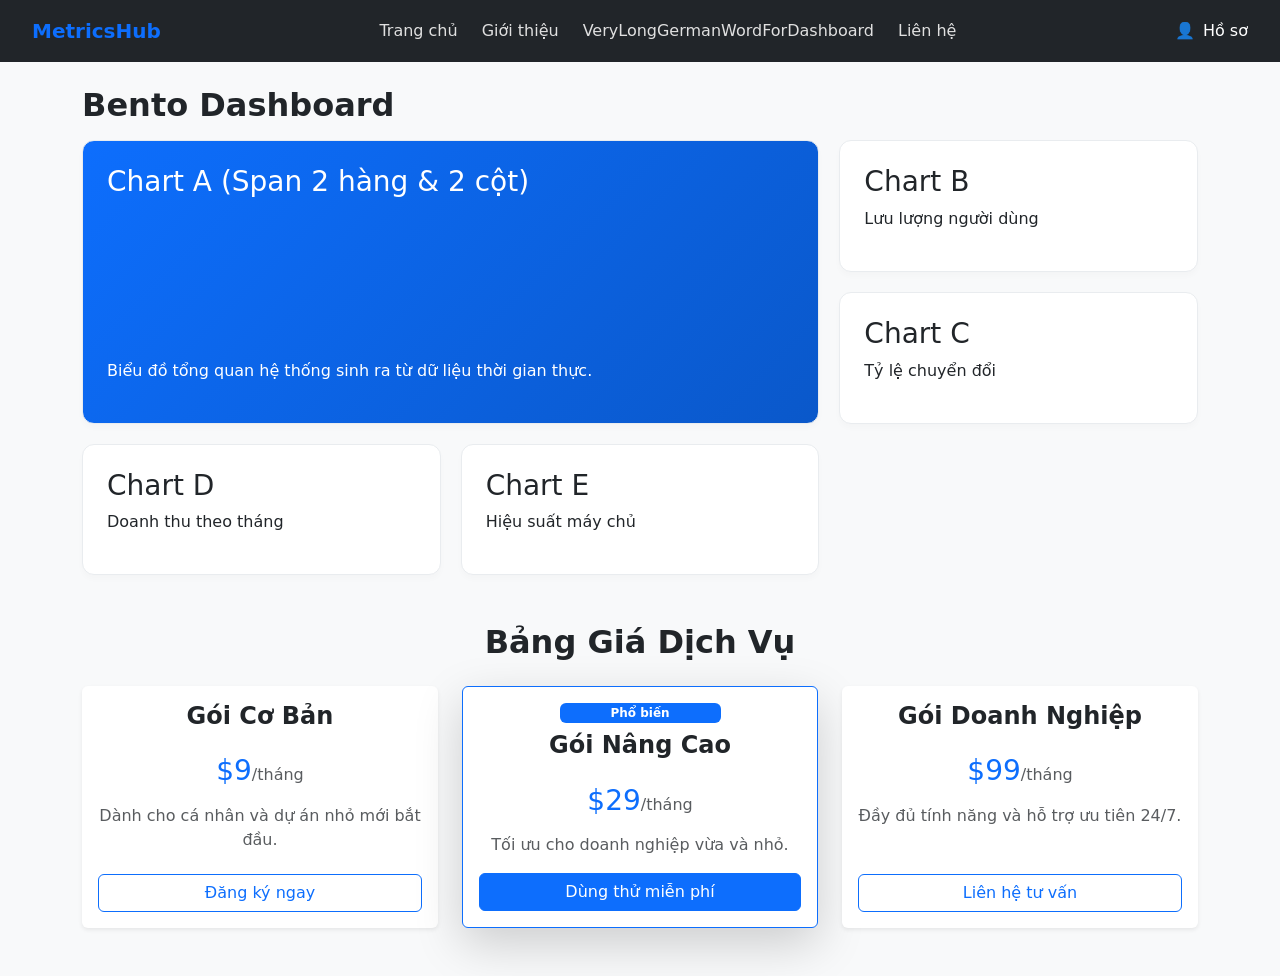
<file: BTH2-BE8/metricshub_ui/index.html>
<!DOCTYPE html>
<html lang="vi">
<head>
    <meta charset="UTF-8">
    <meta name="viewport" content="width=device-width, initial-scale=1.0">
    <title>MetricsHub - Dashboard</title>
    <!-- Bootstrap 5 CSS -->
    <link href="https://cdn.jsdelivr.net/npm/bootstrap@5.3.0/dist/css/bootstrap.min.css" rel="stylesheet">
    <link rel="stylesheet" href="style.css">
</head>
<body>

    <!-- 1. NAVBAR (Ứng dụng Flexbox - Dàn trang 1D linh hoạt theo nội dung) -->
    <header class="app-header">
        <div class="logo">MetricsHub</div>
        <nav class="nav-links">
            <a href="#">Trang chủ</a>
            <a href="#">Giới thiệu</a>
            <a href="#">VeryLongGermanWordForDashboard</a>
            <a href="#">Liên hệ</a>
        </nav>
        <div class="user-profile">
            <span class="avatar">👤</span> Hồ sơ
        </div>
    </header>

    <div class="container my-4">
        <h2 class="mb-3 fw-bold">Bento Dashboard</h2>
        
        <!-- 2. BENTO DASHBOARD (Ứng dụng CSS Grid - Bố cục 2D phức tạp) -->
        <main class="bento-grid mb-5">
            <div class="widget widget-large-2x2">
                <h3>Chart A (Span 2 hàng & 2 cột)</h3>
                <p>Biểu đồ tổng quan hệ thống sinh ra từ dữ liệu thời gian thực.</p>
            </div>
            <div class="widget">
                <h3>Chart B</h3>
                <p>Lưu lượng người dùng</p>
            </div>
            <div class="widget">
                <h3>Chart C</h3>
                <p>Tỷ lệ chuyển đổi</p>
            </div>
            <div class="widget">
                <h3>Chart D</h3>
                <p>Doanh thu theo tháng</p>
            </div>
            <div class="widget">
                <h3>Chart E</h3>
                <p>Hiệu suất máy chủ</p>
            </div>
        </main>

        <!-- 3. PRICING SECTION (Ứng dụng Bootstrap Grid 12 cột) -->
        <section class="pricing-section my-5">
            <h2 class="text-center mb-4 fw-bold">Bảng Giá Dịch Vụ</h2>
            <div class="row g-4">
                <div class="col-12 col-md-4">
                    <div class="card h-100 shadow-sm border-0">
                        <div class="card-body d-flex flex-column text-center">
                            <h4 class="card-title fw-bold">Gói Cơ Bản</h4>
                            <h3 class="my-3 text-primary">$9<small class="fs-6 text-muted">/tháng</small></h3>
                            <p class="card-text text-muted">Dành cho cá nhân và dự án nhỏ mới bắt đầu.</p>
                            <button class="btn btn-outline-primary mt-auto">Đăng ký ngay</button>
                        </div>
                    </div>
                </div>
                <div class="col-12 col-md-4">
                    <div class="card h-100 shadow-lg border-primary">
                        <div class="card-body d-flex flex-column text-center">
                            <span class="badge bg-primary w-50 mx-auto mb-2">Phổ biến</span>
                            <h4 class="card-title fw-bold">Gói Nâng Cao</h4>
                            <h3 class="my-3 text-primary">$29<small class="fs-6 text-muted">/tháng</small></h3>
                            <p class="card-text text-muted">Tối ưu cho doanh nghiệp vừa và nhỏ.</p>
                            <button class="btn btn-primary mt-auto">Dùng thử miễn phí</button>
                        </div>
                    </div>
                </div>
                <div class="col-12 col-md-4">
                    <div class="card h-100 shadow-sm border-0">
                        <div class="card-body d-flex flex-column text-center">
                            <h4 class="card-title fw-bold">Gói Doanh Nghiệp</h4>
                            <h3 class="my-3 text-primary">$99<small class="fs-6 text-muted">/tháng</small></h3>
                            <p class="card-text text-muted">Đầy đủ tính năng và hỗ trợ ưu tiên 24/7.</p>
                            <button class="btn btn-outline-primary mt-auto">Liên hệ tư vấn</button>
                        </div>
                    </div>
                </div>
            </div>
        </section>
    </div>

    <!-- Bootstrap 5 JS Bundle -->
    <script src="https://cdn.jsdelivr.net/npm/bootstrap@5.3.0/dist/js/bootstrap.bundle.min.js"></script>
</body>
</html>
</file>
<file: BTH2-BE8/metricshub_ui/style.css>
/* Global Styles */
body {
    background-color: #f8f9fa;
    font-family: system-ui, -apple-system, "Segoe UI", Roboto, sans-serif;
    color: #212529;
}

/* 1. NAVBAR (Flexbox 1D) */
.app-header {
    display: flex;
    justify-content: space-between;
    align-items: center;
    background-color: #212529;
    color: #ffffff;
    padding: 1rem 2rem;
    gap: 1.5rem;
    flex-wrap: wrap; /* Tự xuống dòng trên màn hình siêu nhỏ */
}

.logo {
    font-size: 1.25rem;
    font-weight: 700;
    color: #0d6efd;
}

.nav-links {
    display: flex;
    gap: 1.5rem;
    align-items: center;
    flex-wrap: wrap;
}

.nav-links a {
    color: #e0e0e0;
    text-decoration: none;
    transition: color 0.2s ease;
}

.nav-links a:hover {
    color: #ffffff;
}

.user-profile {
    display: flex;
    align-items: center;
    gap: 0.5rem;
    white-space: nowrap;
}

/* 2. BENTO DASHBOARD (CSS Grid 2D) */
.bento-grid {
    display: grid;
    grid-template-columns: repeat(3, 1fr);
    gap: 1.25rem;
}

.widget {
    background-color: #ffffff;
    border: 1px solid #e9ecef;
    border-radius: 12px;
    padding: 1.5rem;
    box-shadow: 0 4px 6px rgba(0, 0, 0, 0.02);
    display: flex;
    flex-direction: column;
    justify-content: space-between;
}

/* Widget chiếm 2 cột x 2 hàng */
.widget-large-2x2 {
    grid-column: span 2;
    grid-row: span 2;
    background: linear-gradient(135deg, #0d6efd 0%, #0a58ca 100%);
    color: #ffffff;
}

/* RESPONSIVE CSS GRID FOR BENTO BOX */
@media (max-width: 992px) {
    .bento-grid {
        grid-template-columns: repeat(2, 1fr);
    }
}

@media (max-width: 576px) {
    .bento-grid {
        grid-template-columns: 1fr;
    }
    
    .widget-large-2x2 {
        grid-column: span 1;
        grid-row: span 1;
    }
}
</file>
